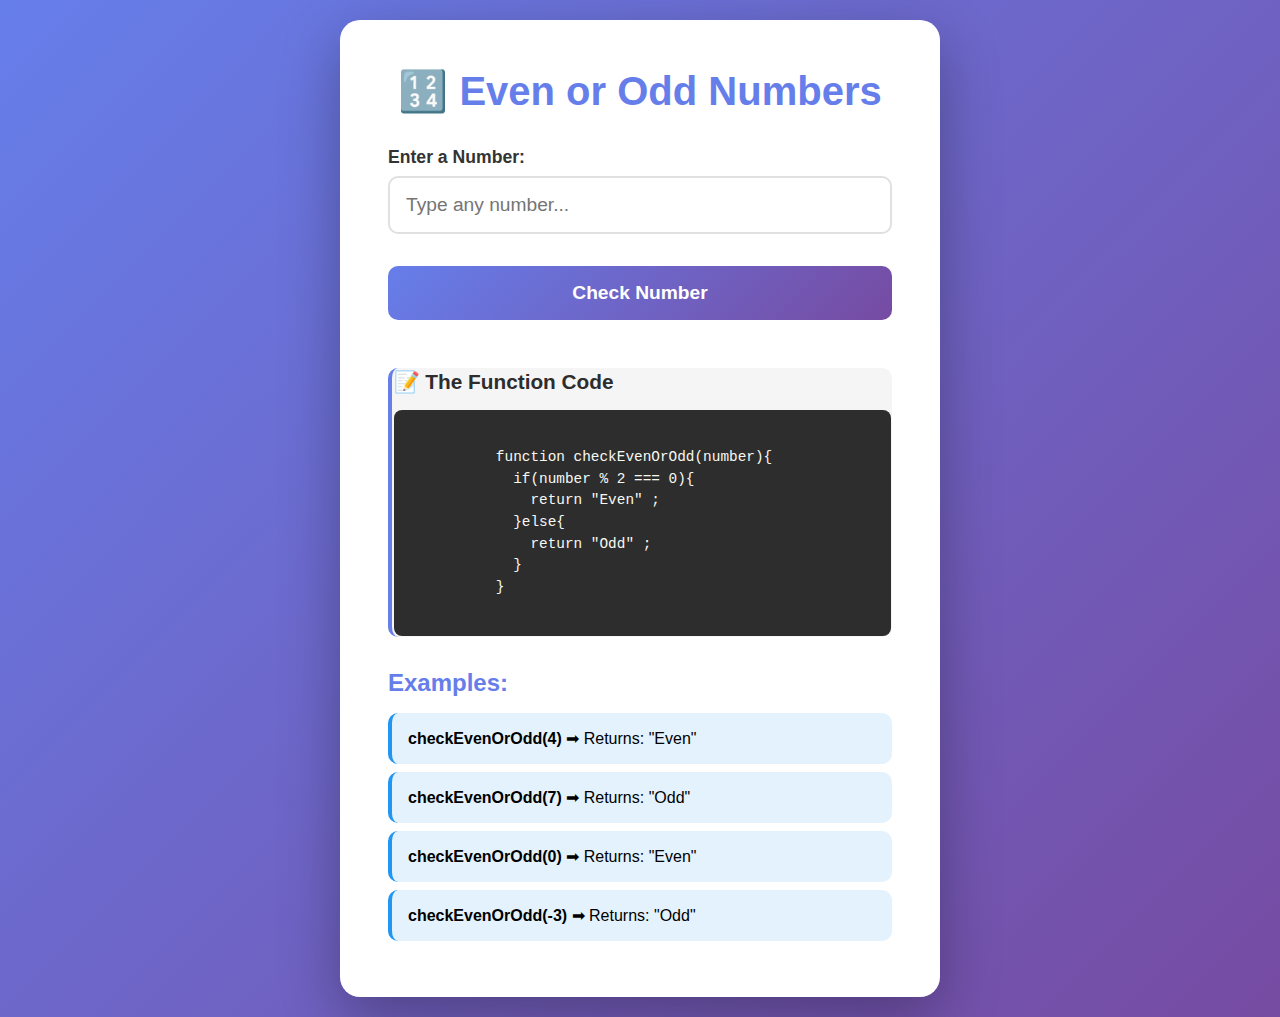
<file: index.html>
<!DOCTYPE html>
<html lang="en">
  <head>
    <meta charset="UTF-8" />
    <meta name="viewport" content="width=device-width, initial-scale=1.0" />
    <title>Amazon Hub</title>
    <link rel="stylesheet" href="btnstyle.css" />
  </head>
  <body>
    <div class="container">
      <h1>🔢 Even or Odd Numbers</h1>
      <div class="input-section">
        <label for="numberInput">Enter a Number:</label>
        <input
          type="number"
          id="numberInput"
          placeholder="Type any number..."
        />
      </div>

      <button class="check-button">Check Number</button>

      <div id="result" class="result"></div>
      <div class="code-section">
        <h2>📝 The Function Code</h2>
        <pre><code>
          function checkEvenOrOdd(number){
            if(number % 2 === 0){
              return "Even" ;
            }else{
              return "Odd" ;
            }
          }
        </code></pre>
      </div>

      <div class="examples">
        <h2 style="color: #667eea; margin-bottom: 1rem">Examples:</h2>
        <div class="example-item">
          <strong>checkEvenOrOdd(4)</strong> ➡ Returns: "Even"
        </div>
        <div class="example-item">
          <strong>checkEvenOrOdd(7)</strong> ➡ Returns: "Odd"
        </div>
        <div class="example-item">
          <strong>checkEvenOrOdd(0)</strong> ➡ Returns: "Even"
        </div>
        <div class="example-item">
          <strong>checkEvenOrOdd(-3)</strong> ➡ Returns: "Odd"
        </div>
      </div>
    </div>
    <script src="btnscript.js"></script>
  </body>
</html>
</file>
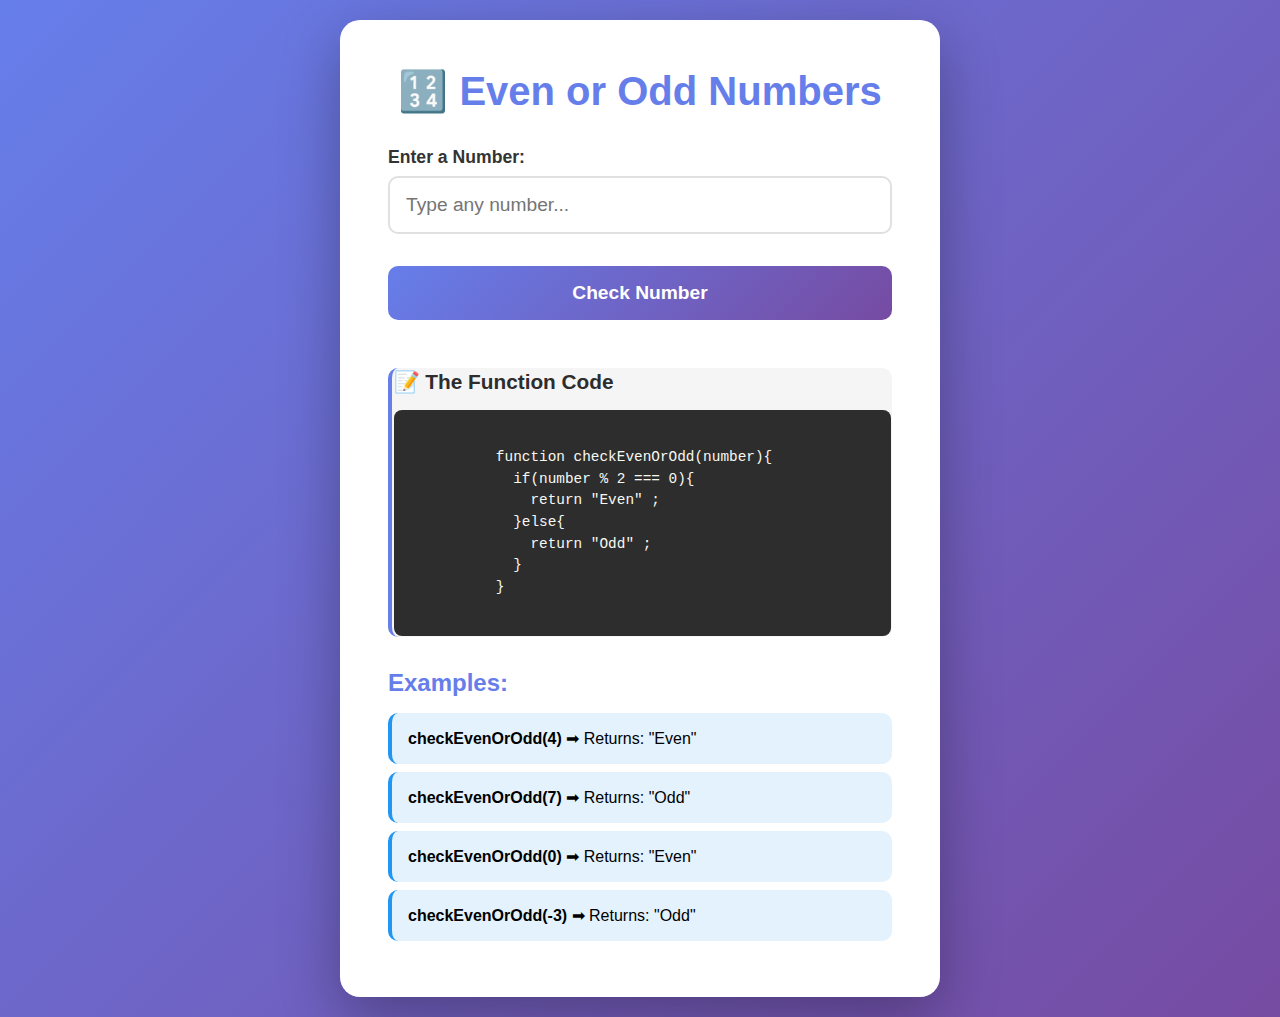
<file: btnindex.html>
<!DOCTYPE html>
<html lang="en">
  <head>
    <meta charset="UTF-8" />
    <meta name="viewport" content="width=device-width, initial-scale=1.0" />
    <title>Amazon Hub</title>
    <link rel="stylesheet" href="btnstyle.css" />
  </head>
  <body>
    <div class="container">
      <h1>🔢 Even or Odd Numbers</h1>
      <div class="input-section">
        <label for="numberInput">Enter a Number:</label>
        <input
          type="number"
          id="numberInput"
          placeholder="Type any number..."
        />
      </div>

      <button class="check-button">Check Number</button>

      <div id="result" class="result"></div>
      <div class="code-section">
        <h2>📝 The Function Code</h2>
        <pre><code>
          function checkEvenOrOdd(number){
            if(number % 2 === 0){
              return "Even" ;
            }else{
              return "Odd" ;
            }
          }
        </code></pre>
      </div>

      <div class="examples">
        <h2 style="color: #667eea; margin-bottom: 1rem">Examples:</h2>
        <div class="example-item">
          <strong>checkEvenOrOdd(4)</strong> ➡ Returns: "Even"
        </div>
        <div class="example-item">
          <strong>checkEvenOrOdd(7)</strong> ➡ Returns: "Odd"
        </div>
        <div class="example-item">
          <strong>checkEvenOrOdd(0)</strong> ➡ Returns: "Even"
        </div>
        <div class="example-item">
          <strong>checkEvenOrOdd(-3)</strong> ➡ Returns: "Odd"
        </div>
      </div>
    </div>
    <script src="btnscript.js"></script>
  </body>
</html>
</file>
<file: btnstyle.css>
* {
  padding: 0;
  margin: 0;
  box-sizing: border-box;
}
body {
  font-family: "Segoe UI", Tahoma, Geneva, Verdana, sans-serif;
  background: linear-gradient(135deg, #667eea 0%, #764ba2 100%);
  min-height: 100vh;
  display: flex;
  justify-content: center;
  align-items: center;
  padding: 20px;
}

.container {
  background: white;
  padding: 3rem;
  border-radius: 20px;
  box-shadow: 0 20px 60px rgba(0, 0, 0, 0.3);
  max-width: 600px;
  width: 100%;
}

h1 {
  color: #667eea;
  text-align: center;
  font-size: 2.5rem;
  margin-bottom: 2rem;
}

.input-section {
  margin-bottom: 2rem;
}

label {
  display: block;
  color: #333;
  font-weight: 600;
  font-size: 1.1rem;
  margin-bottom: 0.5rem;
}

input {
  width: 100%;
  padding: 1rem;
  border: 2px solid #e0e0e0;
  border-radius: 10px;
  font-size: 1.2rem;
  transition: border-color 0.3s;
}

input:focus {
  outline: none;
  border-color: #667eea;
}

button {
  width: 100%;
  padding: 1rem;
  background: linear-gradient(135deg, #667eea 0%, #764ba2 100%);
  color: white;
  border: none;
  border-radius: 10px;
  font-size: 1.2rem;
  font-weight: 600;
  cursor: pointer;
  transition: transform 0.3s;
}

button:hover {
  transform: scale(1.02);
}

button:active {
  transform: scale(0.98);
}

.result {
  margin-top: 2rem;
  padding: 1.5rem;
  border-radius: 10px;
  text-align: center;
  font-size: 1.5rem;
  font-weight: bold;

  display: none;
}

.result.even {
  background: #4caf50;
  color: white;
  display: block;
  animation: slideIn 0.5s ease;
}

.result.odd {
  background: #ff9800;
  color: white;
  display: block;
  animation: slideIn 0.5s ease;
}

.result.error {
  background: #f44336;
  color: white;
  display: block;
  animation: shake 0.5s ease;
}

@keyframes slideIn {
  from {
    opacity: 0;
    transform: translateY(-20px);
  }
  to {
    opacity: 0;
    transform: translateY(0);
  }
}
keyframes shake {
  0%,
  100% {
    transform: translateX(0);
  }

  25% {
    transform: translateX(-10px);
  }
  75% {
    transform: translateX(10px);
  }
}

.code-section {
  margin-top: 3rem;
  background: #f5f5f5;
  padding: 1.5px;
  border-radius: 10px;
  border-left: 4px solid #667eea;
}

.code-section h2 {
  color: #2d2d2d;
  margin-bottom: 1rem;
  font-size: 1.3rem;
}

pre {
  background: #2d2d2d;
  color: #f8f8f2;
  padding: 1rem;
  border-radius: 8px;
  overflow-x: auto;
  font-size: 0.9rem;
  line-height: 1.5;
}

.examples {
  margin-top: 2rem;
}

.example-item {
  background: #e3f2fd;
  padding: 1rem;
  margin-bottom: 0.5rem;
  border-radius: 10px;
  border-left: 4px solid #2196f3;
}
</file>
